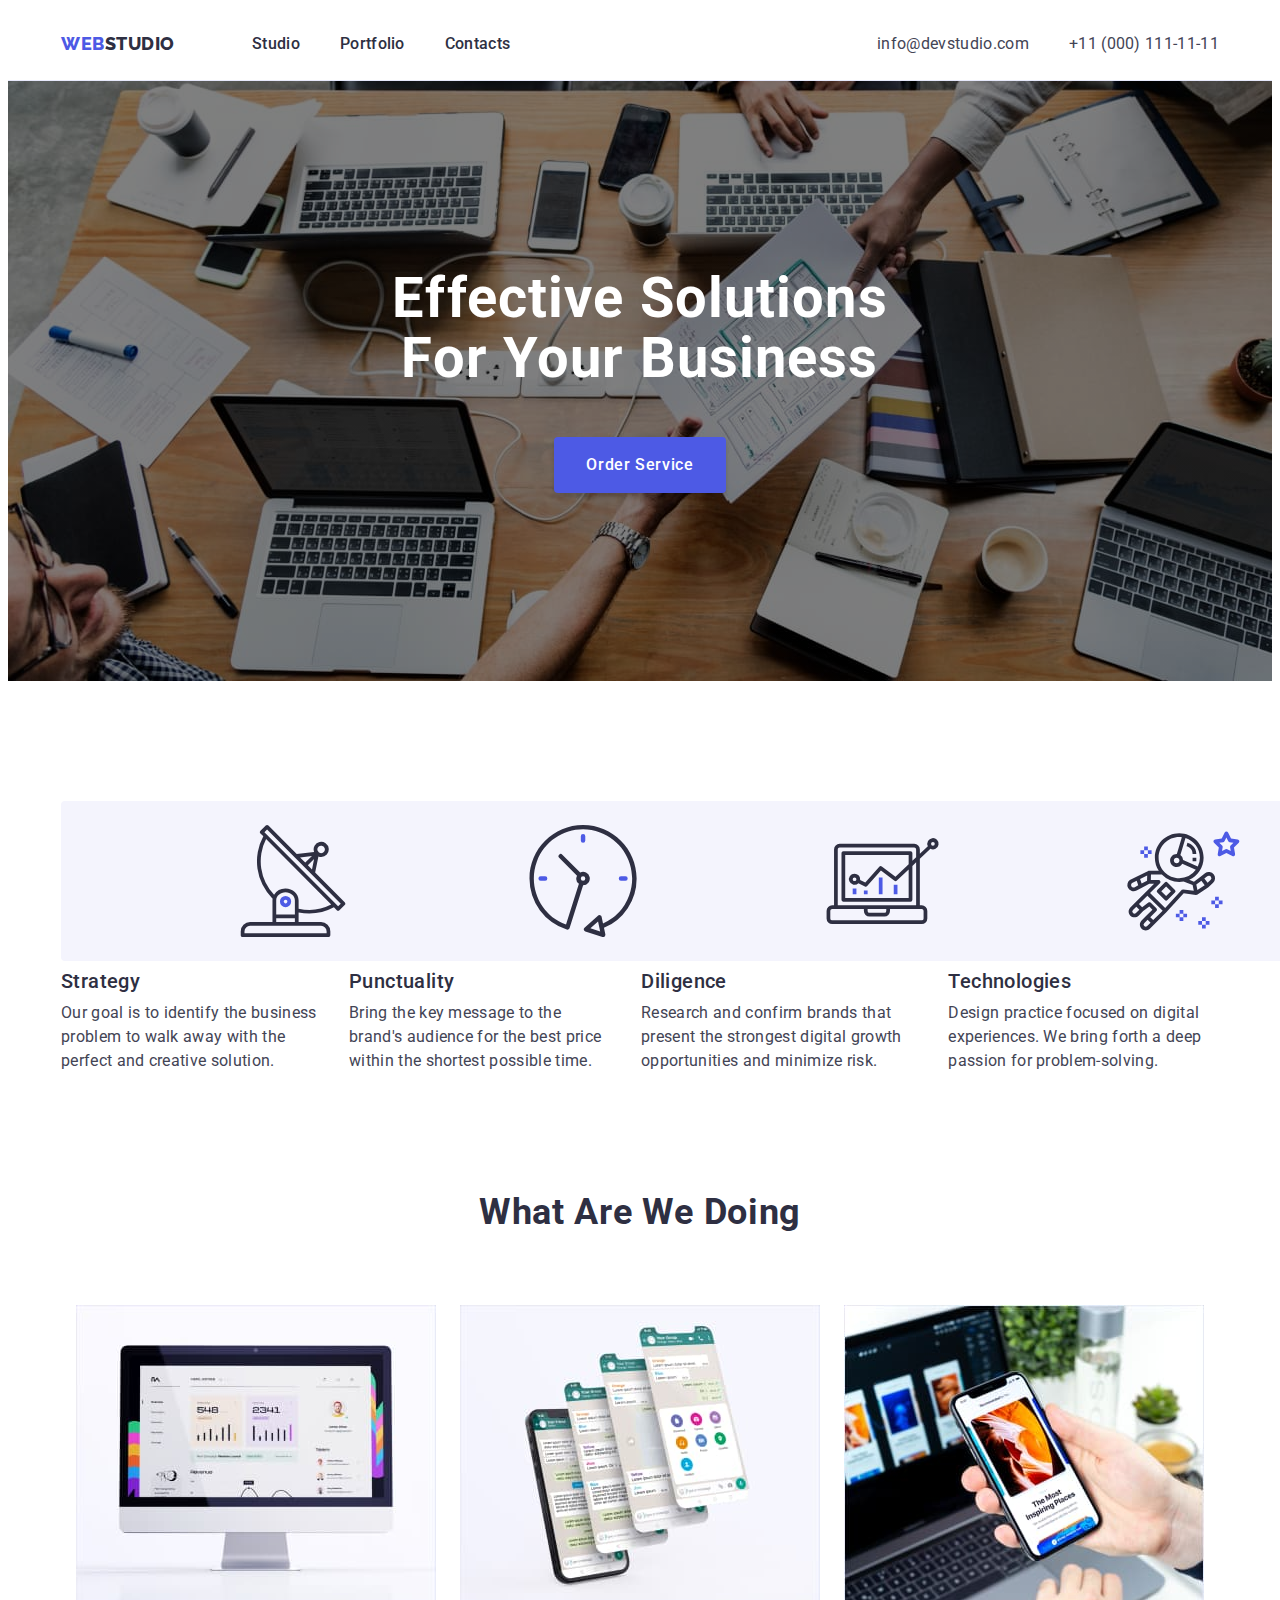
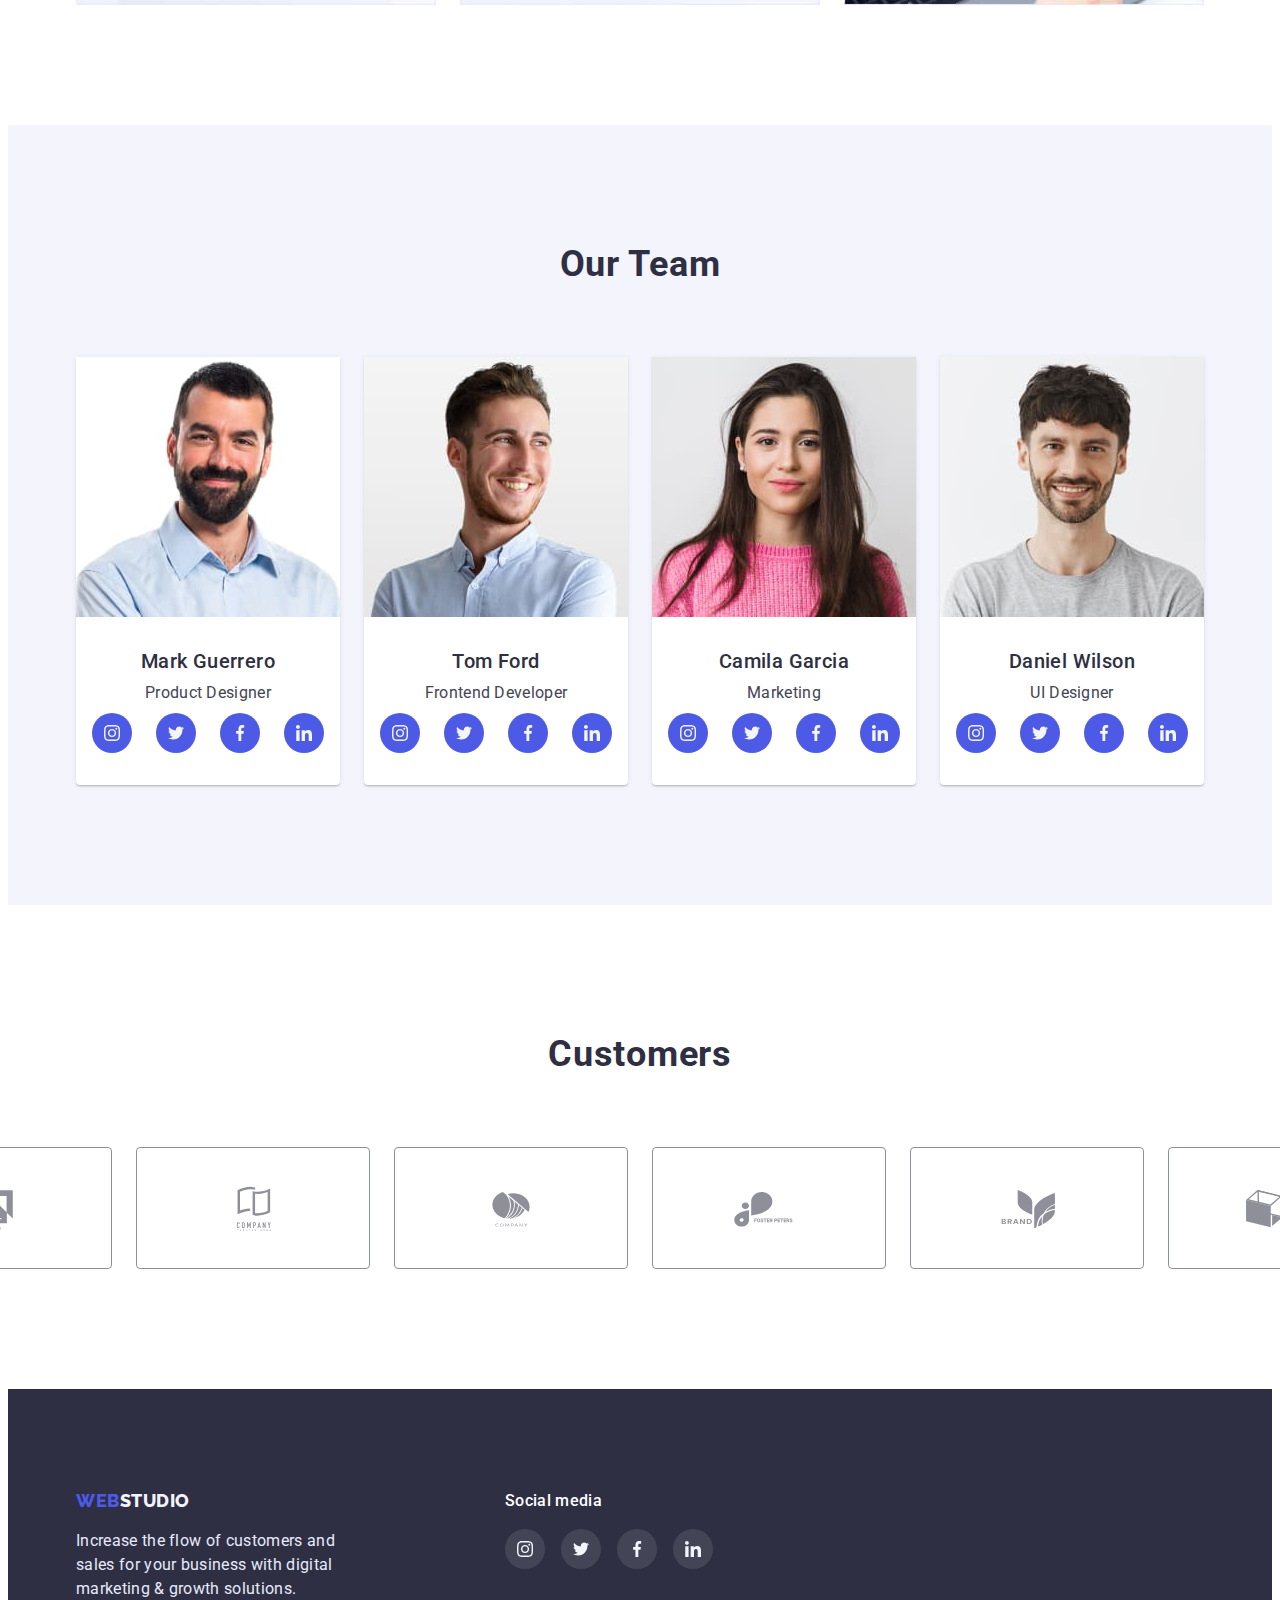
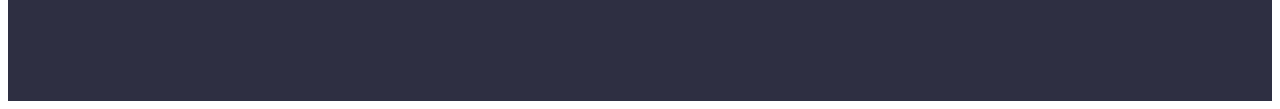
<file: index.html>
<!DOCTYPE html>
<html lang="en">
  <head>
    <meta charset="UTF-8" />
    <meta http-equiv="X-UA-Compatible" content="IE=edge" />
    <meta name="viewport" content="width=device-width, initial-scale=1.0" />
    <title>WEBSTUDIO</title>
    <link rel="preconnect" href="https://fonts.googleapis.com" />
    <link rel="preconnect" href="https://fonts.gstatic.com" crossorigin />
    <link
      href="https://fonts.googleapis.com/css2?family=Raleway:wght@800&family=Roboto:wght@400;500;700;900&display=swap"
      rel="stylesheet"
    />
    <link
      rel="stylesheet"
      href="https://cdnjs.cloudflare.com/ajax/libs/modern-normalize/1.1.0/modern-normalize.min.css"
      integrity="sha512-wpPYUAdjBVSE4KJnH1VR1HeZfpl1ub8YT/NKx4PuQ5NmX2tKuGu6U/JRp5y+Y8XG2tV+wKQpNHVUX03MfMFn9Q=="
      crossorigin="anonymous"
      referrerpolicy="no-referrer"
    />
    <link rel="stylesheet" href="./css/styles.css" />
  </head>
  <body>
    <!--Header-->
    <header class="header">
      <div class="container header-container">
        <nav class="navigation">
          <a class="logo link" href="./index.html"
            >Web<span class="logo-studio">Studio</span></a
          >
          <ul class="menu list">
            <li class="menu-item">
              <a class="menu-link link" href="./index.html">Studio</a>
            </li>
            <li class="menu-item">
              <a class="menu-link link" href="./portfolio.html">Portfolio</a>
            </li>
            <li class="menu-item">
              <a class="menu-link link" href="">Contacts</a>
            </li>
          </ul>
        </nav>
        <address class="address">
          <ul class="contacts list">
            <li class="contacts-item">
              <a class="contacts-link link" href="mailto:info@devstudio.com"
                >info@devstudio.com</a
              >
            </li>
            <li class="contacts-item">
              <a class="contacts-link link" href="tel:+110001111111"
                >+11 (000) 111-11-11</a
              >
            </li>
          </ul>
        </address>
      </div>
    </header>
    <!--Main Page-->
    <main>
      <!--HERO-->
      <section class="hero">
        <div class="container hero-container">
          <h1 class="hero-title">Effective solutions for your business</h1>
          <button class="hero-btn hero-btn-text" type="button">
            Order service
          </button>
        </div>
      </section>
      <!--Advantages-->
      <section class="advantages">
        <div class="container">
          <h2 class="visualy-hidden">Advantages</h2>
          <ul class="adv-list list">
            <li class="adv-list-item">
              <svg class="adv-icon" width="64" height="64">
                <use href="./images/sprite.svg#icon-antenna"></use>
              </svg>
              <h3 class="adv-list-title">Strategy</h3>
              <p class="adv-list-text">
                Our goal is to identify the business problem to walk away with
                the perfect and creative solution.
              </p>
            </li>
            <li class="adv-list-item">
              <svg class="adv-icon" width="64" height="64">
                <use href="./images/sprite.svg#icon-clock"></use>
              </svg>
              <h3 class="adv-list-title">Punctuality</h3>
              <p class="adv-list-text">
                Bring the key message to the brand's audience for the best price
                within the shortest possible time.
              </p>
            </li>
            <li class="adv-list-item">
              <svg class="adv-icon" width="64" height="64">
                <use href="./images/sprite.svg#icon-diagram"></use>
              </svg>
              <h3 class="adv-list-title">Diligence</h3>
              <p class="adv-list-text">
                Research and confirm brands that present the strongest digital
                growth opportunities and minimize risk.
              </p>
            </li>
            <li class="adv-list-item">
              <svg class="adv-icon" width="64" height="64">
                <use href="./images/sprite.svg#icon-astronaut"></use>
              </svg>
              <h3 class="adv-list-title">Technologies</h3>
              <p class="adv-list-text">
                Design practice focused on digital experiences. We bring forth a
                deep passion for problem-solving.
              </p>
            </li>
          </ul>
        </div>
      </section>

      <!--Our Works-->
      <section class="our-works">
        <div class="container container-our-works">
          <h2 class="section-title">What are we doing</h2>
          <ul class="our-works-list list">
            <li><img src="./images/img1.jpg" alt="img1" width="360" /></li>
            <li><img src="./images/img2.jpg" alt="img2" width="360" /></li>
            <li><img src="./images/img3.jpg" alt="img3" width="360" /></li>
          </ul>
        </div>
      </section>

      <!--Our Team-->
      <section class="team">
        <div class="container">
          <h2 class="section-title">Our Team</h2>
          <ul class="team-list list">
            <li class="team-list-item">
              <img
                src="./images/img4.jpg"
                alt="Mark Guerrero"
                width="264"
                height="260"
              />
              <div class="team-card">
                <h3 class="team-member">Mark Guerrero</h3>
                <p class="team-member-discr">Product Designer</p>
                <ul class="social-list list">
                  <li class="social-list-item">
                    <a href="" class="social-list-link link">
                      <svg class="social-list-icon" width="16" height="16">
                        <use href="./images/sprite.svg#icon-inst"></use>
                      </svg>
                    </a>
                  </li>
                  <li class="social-list-item">
                    <a href="" class="social-list-link link">
                      <svg class="social-list-icon" width="16" height="16">
                        <use href="./images/sprite.svg#icon-twit"></use>
                      </svg>
                    </a>
                  </li>
                  <li class="social-list-item">
                    <a href="" class="social-list-link link">
                      <svg class="social-list-icon" width="16" height="16">
                        <use href="./images/sprite.svg#icon-fb"></use>
                      </svg>
                    </a>
                  </li>
                  <li class="social-list-item">
                    <a href="" class="social-list-link link">
                      <svg class="social-list-icon" width="16" height="16">
                        <use href="./images/sprite.svg#icon-in"></use>
                      </svg>
                    </a>
                  </li>
                </ul>
              </div>
            </li>
            <li class="team-list-item">
              <img
                src="./images/img5.jpg"
                alt="Tom Ford"
                width="264"
                height="260"
              />
              <div class="team-card">
                <h3 class="team-member">Tom Ford</h3>
                <p class="team-member-discr">Frontend Developer</p>
                <ul class="social-list list">
                  <li class="social-list-item">
                    <a href="" class="social-list-link link">
                      <svg class="social-list-icon" width="16" height="16">
                        <use href="./images/sprite.svg#icon-inst"></use>
                      </svg>
                    </a>
                  </li>
                  <li class="social-list-item">
                    <a href="" class="social-list-link link">
                      <svg class="social-list-icon" width="16" height="16">
                        <use href="./images/sprite.svg#icon-twit"></use>
                      </svg>
                    </a>
                  </li>
                  <li class="social-list-item">
                    <a href="" class="social-list-link link">
                      <svg class="social-list-icon" width="16" height="16">
                        <use href="./images/sprite.svg#icon-fb"></use>
                      </svg>
                    </a>
                  </li>
                  <li class="social-list-item">
                    <a href="" class="social-list-link link">
                      <svg class="social-list-icon" width="16" height="16">
                        <use href="./images/sprite.svg#icon-in"></use>
                      </svg>
                    </a>
                  </li>
                </ul>
              </div>
            </li>
            <li class="team-list-item">
              <img
                src="./images/img6.jpg"
                alt="Camila Garcia"
                width="264"
                height="260"
              />
              <div class="team-card">
                <h3 class="team-member">Camila Garcia</h3>
                <p class="team-member-discr">Marketing</p>
                <ul class="social-list list">
                  <li class="social-list-item">
                    <a href="" class="social-list-link link">
                      <svg class="social-list-icon" width="16" height="16">
                        <use href="./images/sprite.svg#icon-inst"></use>
                      </svg>
                    </a>
                  </li>
                  <li class="social-list-item">
                    <a href="" class="social-list-link link">
                      <svg class="social-list-icon" width="16" height="16">
                        <use href="./images/sprite.svg#icon-twit"></use>
                      </svg>
                    </a>
                  </li>
                  <li class="social-list-item">
                    <a href="" class="social-list-link link">
                      <svg class="social-list-icon" width="16" height="16">
                        <use href="./images/sprite.svg#icon-fb"></use>
                      </svg>
                    </a>
                  </li>
                  <li class="social-list-item">
                    <a href="" class="social-list-link link">
                      <svg class="social-list-icon" width="16" height="16">
                        <use href="./images/sprite.svg#icon-in"></use>
                      </svg>
                    </a>
                  </li>
                </ul>
              </div>
            </li>
            <li class="team-list-item">
              <img
                src="./images/img7.jpg"
                alt="Daniel Wilson"
                width="264"
                height="260"
              />
              <div class="team-card">
                <h3 class="team-member">Daniel Wilson</h3>
                <p class="team-member-discr">UI Designer</p>
                <ul class="social-list list">
                  <li class="social-list-item">
                    <a href="" class="social-list-link link">
                      <svg class="social-list-icon" width="16" height="16">
                        <use href="./images/sprite.svg#icon-inst"></use>
                      </svg>
                    </a>
                  </li>
                  <li class="social-list-item">
                    <a href="" class="social-list-link link">
                      <svg class="social-list-icon" width="16" height="16">
                        <use href="./images/sprite.svg#icon-twit"></use>
                      </svg>
                    </a>
                  </li>
                  <li class="social-list-item">
                    <a href="" class="social-list-link link">
                      <svg class="social-list-icon" width="16" height="16">
                        <use href="./images/sprite.svg#icon-fb"></use>
                      </svg>
                    </a>
                  </li>
                  <li class="social-list-item">
                    <a href="" class="social-list-link link">
                      <svg class="social-list-icon" width="16" height="16">
                        <use href="./images/sprite.svg#icon-in"></use>
                      </svg>
                    </a>
                  </li>
                </ul>
              </div>
            </li>
          </ul>
        </div>
      </section>

      <!--CUSTOMERS-->
      <section class="customers">
        <div class="container">
          <h2 class="section-title">Customers</h2>
          <ul class="list customers-list">
            <li class="customers-list-item list">
              <a href="" class="customers-link link">
                <svg class="customers-icon" width="168" height="88">
                  <use href="./images/sprite.svg#icon-client-1"></use>
                </svg>
              </a>
            </li>
            <li class="customers-list-item list">
              <a href="" class="customers-link link">
                <svg class="customers-icon" width="168" height="88">
                  <use href="./images/sprite.svg#icon-client-2"></use>
                </svg>
              </a>
            </li>
            <li class="customers-list-item list">
              <a href="" class="customers-link link">
                <svg class="customers-icon" width="168" height="88">
                  <use href="./images/sprite.svg#icon-client-3"></use>
                </svg>
              </a>
            </li>
            <li class="customers-list-item list">
              <a href="" class="customers-link link">
                <svg class="customers-icon" width="168" height="88">
                  <use href="./images/sprite.svg#icon-client-4"></use>
                </svg>
              </a>
            </li>
            <li class="customers-list-item list">
              <a href="" class="customers-link link">
                <svg class="customers-icon" width="168" height="88">
                  <use href="./images/sprite.svg#icon-client-5"></use>
                </svg>
              </a>
            </li>
            <li class="customers-list-item list">
              <a href="" class="customers-link link">
                <svg class="customers-icon" width="168" height="88">
                  <use href="./images/sprite.svg#icon-client-6"></use>
                </svg>
              </a>
            </li>
          </ul>
        </div>
      </section>
    </main>
    <!--Footer-->
    <footer class="footer">
     <div class="footer-container container">
        <div class="container footer-info">
          <a class="logo link" href="./index.html"
            >Web<span class="logo-studio-footer">Studio</span></a
          >
          <p class="footer-text">
            Increase the flow of customers and sales for your business with
            digital marketing & growth solutions.
          </p>
        </div>
        <div class="footer-social-media">
          <p class="social-media">Social media</p>
          <ul class="footer-social-list list">
            <li class="footer-social-list-item">
              <a href="" class="footer-social-list-link link">
                <svg class="footer-social-list-icon" width="16" height="16">
                  <use href="./images/sprite.svg#icon-inst"></use>
                </svg>
              </a>
            </li>
            <li class="footer-social-list-item">
              <a href="" class="footer-social-list-link link">
                <svg class="footer-social-list-icon" width="16" height="16">
                  <use href="./images/sprite.svg#icon-twit"></use>
                </svg>
              </a>
            </li>
            <li class="footer-social-list-item">
              <a href="" class="footer-social-list-link link">
                <svg class="footer-social-list-icon" width="16" height="16">
                  <use href="./images/sprite.svg#icon-fb"></use>
                </svg>
              </a>
            </li>
            <li class="footer-social-list-item">
              <a href="" class="footer-social-list-link link">
                <svg class="footer-social-list-icon" width="16" height="16">
                  <use href="./images/sprite.svg#icon-in"></use>
                </svg>
              </a>
            </li>
          </ul>
        </div>
     </div >
    </footer>
  </body>
</html>
</file>
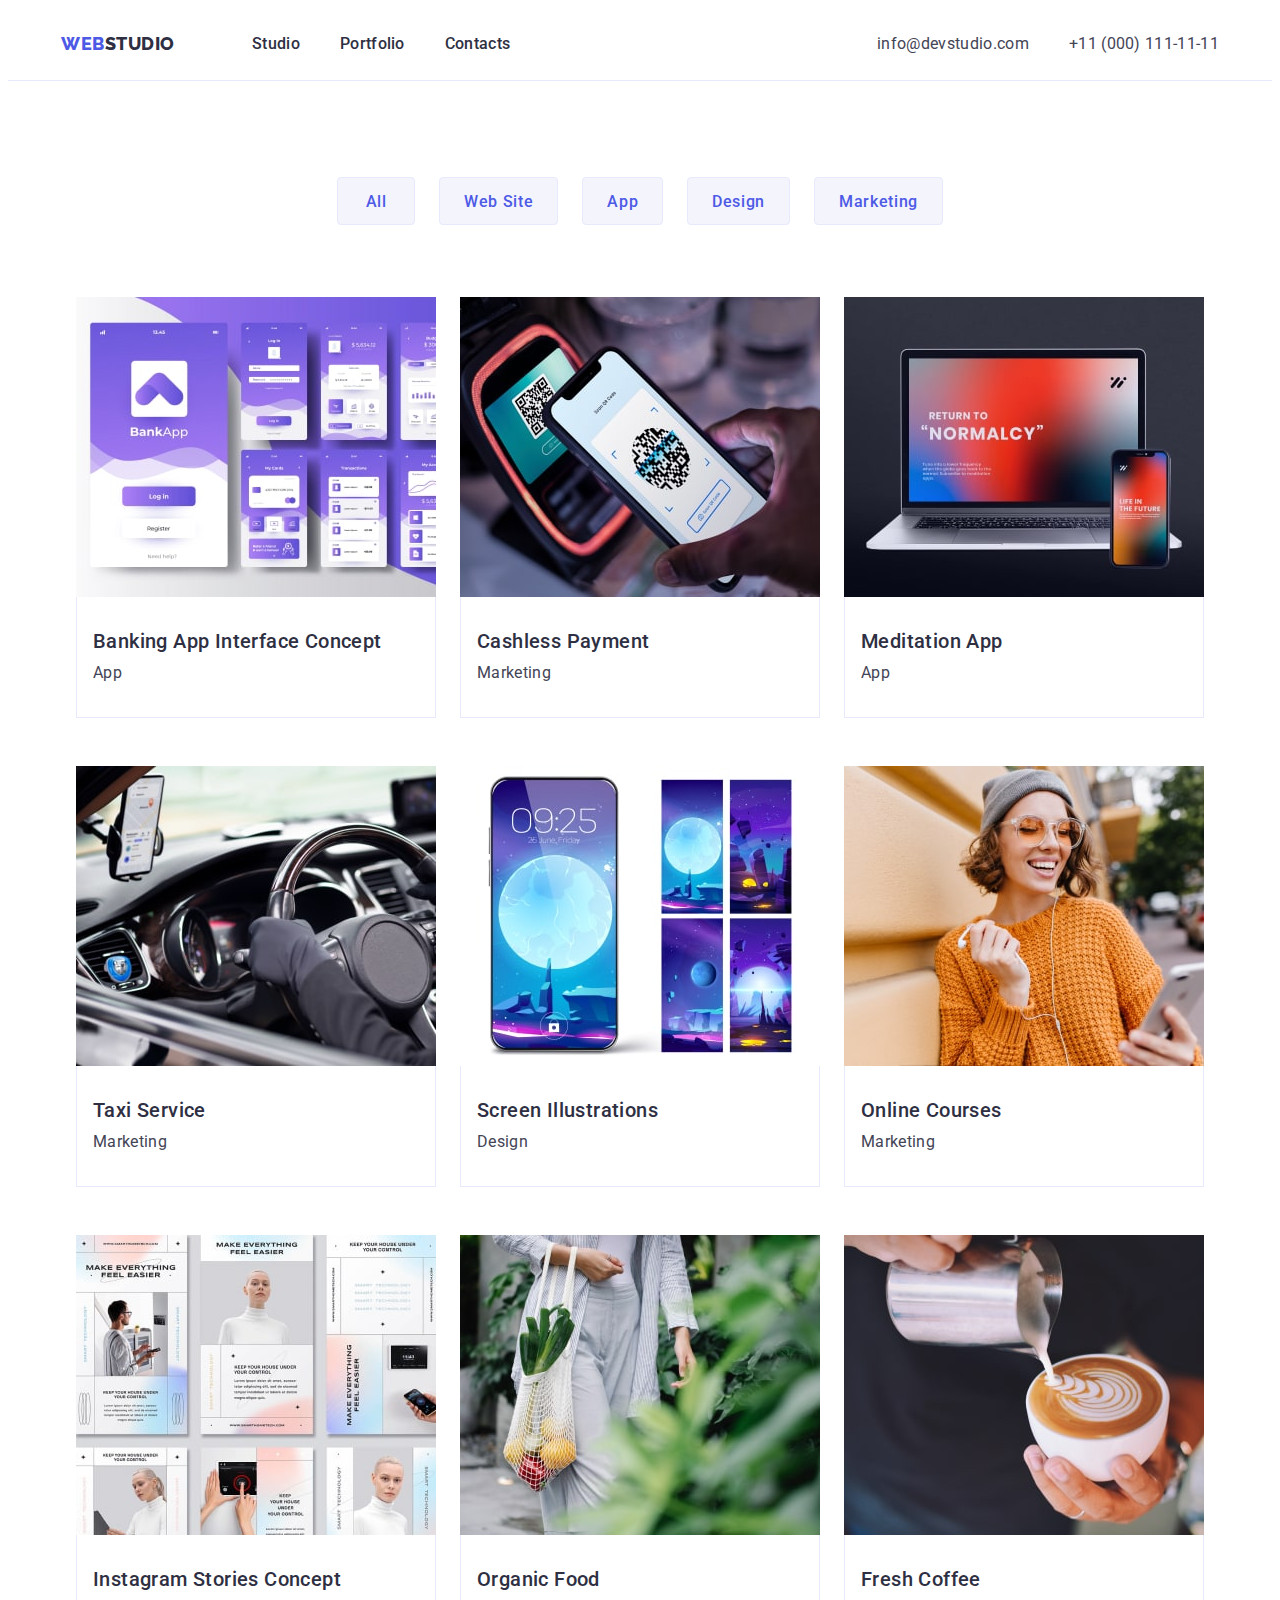
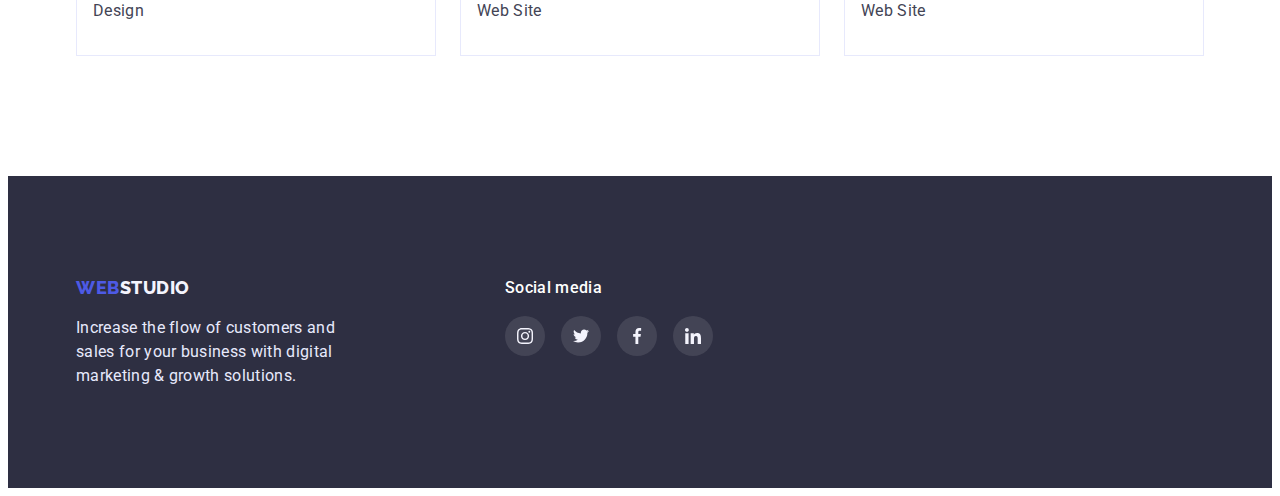
<file: portfolio.html>
<!DOCTYPE html>
<html lang="en">
  <head>
    <meta charset="UTF-8" />
    <meta http-equiv="X-UA-Compatible" content="IE=edge" />
    <meta name="viewport" content="width=device-width, initial-scale=1.0" />
    <title>PORTFOLIO</title>
    <link rel="preconnect" href="https://fonts.googleapis.com" />
    <link rel="preconnect" href="https://fonts.gstatic.com" crossorigin />
    <link
      href="https://fonts.googleapis.com/css2?family=Raleway:wght@800&family=Roboto:wght@400;500;700;900&display=swap"
      rel="stylesheet"
    />
    <link
      rel="stylesheet"
      href="https://cdnjs.cloudflare.com/ajax/libs/modern-normalize/1.1.0/modern-normalize.min.css"
      integrity="sha512-wpPYUAdjBVSE4KJnH1VR1HeZfpl1ub8YT/NKx4PuQ5NmX2tKuGu6U/JRp5y+Y8XG2tV+wKQpNHVUX03MfMFn9Q=="
      crossorigin="anonymous"
      referrerpolicy="no-referrer"
    />
    <link rel="stylesheet" href="./css/styles.css" />
  </head>
  <body>
    <!--Header-->
    <header class="header">
      <div class="container header-container">
        <nav class="navigation">
          <a class="logo link" href="./index.html"
            >Web<span class="logo-studio">Studio</span></a
          >
          <ul class="menu list">
            <li class="menu-item">
              <a class="menu-link link" href="./index.html">Studio</a>
            </li>
            <li class="menu-item">
              <a class="menu-link link" href="./portfolio.html">Portfolio</a>
            </li>
            <li class="menu-item">
              <a class="menu-link link" href="">Contacts</a>
            </li>
          </ul>
        </nav>
        <address class="address">
          <ul class="contacts list">
            <li class="contacts-item">
              <a class="contacts-link link" href="mailto:info@devstudio.com"
                >info@devstudio.com</a
              >
            </li>
            <li class="contacts-item">
              <a class="contacts-link link" href="tel:+110001111111"
                >+11 (000) 111-11-11</a
              >
            </li>
          </ul>
        </address>
      </div>
    </header>

    <!--Main Page-->
    <main>
      <section class="portfolio">
        <h1 class="visualy-hidden">Portfolio</h1>
        <div class="portfolio-container container">
          <ul class="portfolio-list list">
            <li class="portfolio-list-item">
              <button class="portfolio-btn" type="button">All</button>
            </li>
            <li class="portfolio-list-item">
              <button class="portfolio-btn" type="button">Web Site</button>
            </li>
            <li class="portfolio-list-item">
              <button class="portfolio-btn" type="button">App</button>
            </li>
            <li class="portfolio-list-item">
              <button class="portfolio-btn" type="button">Design</button>
            </li>
            <li class="portfolio-list-item">
              <button class="portfolio-btn" type="button">Marketing</button>
            </li>
          </ul>

          <ul class="gallery-list list">
            <li class="gallery-card">
              <a class="card-link link" href="">
                <img
                  src="./images-projects/card1-1.jpg"
                  alt="Banking App Interface Concept"
                  width="360"
                  height="300"
                />
                <div class="card-info">
                  <h2 class="card-title">Banking App Interface Concept</h2>
                  <p class="card-text">App</p>
                </div></a
              >
            </li>
            <li class="gallery-card">
              <a class="card-link link" href="">
                <img
                  src="./images-projects/card1-2.jpg"
                  alt="Cashless Payment"
                  width="360"
                  height="300"
                />
                <div class="card-info">
                  <h2 class="card-title">Cashless Payment</h2>
                  <p class="card-text">Marketing</p>
                </div></a
              >
            </li>
            <li class="gallery-card">
              <a class="card-link link" href="">
                <img
                  src="./images-projects/card1-3.jpg"
                  alt="Meditation App"
                  width="360"
                  height="300"
                />
                <div class="card-info">
                  <h2 class="card-title">Meditation App</h2>
                  <p class="card-text">App</p>
                </div></a
              >
            </li>
            <li class="gallery-card">
              <a class="card-link link" href="">
                <img
                  src="./images-projects/card2-1.jpg"
                  alt="Taxi Service"
                  width="360"
                  height="300"
                />
                <div class="card-info">
                  <h2 class="card-title">Taxi Service</h2>
                  <p class="card-text">Marketing</p>
                </div></a
              >
            </li>
            <li class="gallery-card">
              <a class="card-link link" href="">
                <img
                  src="./images-projects/card2-2.jpg"
                  alt="Screen Illustrations"
                  width="360"
                  height="300"
                />
                <div class="card-info">
                  <h2 class="card-title">Screen Illustrations</h2>
                  <p class="card-text">Design</p>
                </div></a
              >
            </li>
            <li class="gallery-card">
              <a class="card-link link" href="">
                <img
                  src="./images-projects/card2-3.jpg"
                  alt="Online Courses"
                  width="360"
                  height="300"
                />
                <div class="card-info">
                  <h2 class="card-title">Online Courses</h2>
                  <p class="card-text">Marketing</p>
                </div></a
              >
            </li>
            <li class="gallery-card">
              <a class="card-link link" href="">
                <img
                  src="./images-projects/card3-1.jpg"
                  alt="Instagram Stories Concept"
                  width="360"
                  height="300"
                />
                <div class="card-info">
                  <h2 class="card-title">Instagram Stories Concept</h2>
                  <p class="card-text">Design</p>
                </div></a
              >
            </li>
            <li class="gallery-card">
              <a class="card-link link" href="">
                <img
                  src="./images-projects/card3-2.jpg"
                  alt="Organic Food"
                  width="360"
                  height="300"
                />
                <div class="card-info">
                  <h2 class="card-title">Organic Food</h2>
                  <p class="card-text">Web Site</p>
                </div></a
              >
            </li>
            <li class="gallery-card">
              <a class="card-link link" href="">
                <img
                  src="./images-projects/card3-3.jpg"
                  alt="Fresh Coffee"
                  width="360"
                  height="300"
                />
                <div class="card-info">
                  <h2 class="card-title">Fresh Coffee</h2>
                  <p class="card-text">Web Site</p>
                </div></a
              >
            </li>
          </ul>
        </div>
      </section>
    </main>
    <!--Footer-->
    <footer class="footer">
      <div class="footer-container container">
        <div class="container footer-info">
          <a class="logo link" href="./index.html"
            >Web<span class="logo-studio-footer">Studio</span></a
          >
          <p class="footer-text">
            Increase the flow of customers and sales for your business with
            digital marketing & growth solutions.
          </p>
        </div>
        <div class="footer-social-media">
          <p class="social-media">Social media</p>
          <ul class="footer-social-list list">
            <li class="footer-social-list-item">
              <a href="" class="footer-social-list-link link">
                <svg class="footer-social-list-icon" width="16" height="16">
                  <use href="./images/sprite.svg#icon-inst"></use>
                </svg>
              </a>
            </li>
            <li class="footer-social-list-item">
              <a href="" class="footer-social-list-link link">
                <svg class="footer-social-list-icon" width="16" height="16">
                  <use href="./images/sprite.svg#icon-twit"></use>
                </svg>
              </a>
            </li>
            <li class="footer-social-list-item">
              <a href="" class="footer-social-list-link link">
                <svg class="footer-social-list-icon" width="16" height="16">
                  <use href="./images/sprite.svg#icon-fb"></use>
                </svg>
              </a>
            </li>
            <li class="footer-social-list-item">
              <a href="" class="footer-social-list-link link">
                <svg class="footer-social-list-icon" width="16" height="16">
                  <use href="./images/sprite.svg#icon-in"></use>
                </svg>
              </a>
            </li>
          </ul>
        </div>
      </div>
    </footer>
  </body>
</html>
</file>
<file: css/styles.css>
:root {
  --primary-text-color: #434455;
  --title-text-color: #2e2f42;
  --primary-bg-color: #fff;
  --second-bg-color: #2e2f42;
  --line-height: 1.5;
  --general-letter-spacing: 0.02em;
  --general-align-items: center;
  --flex-main-gap: 40px;
  --flex-list-gap: 24px;
}
body {
  font-family: "Roboto", sans-serif;
  color: var(--primary-text-color);
}

img {
  display: block;
}

p,
h1,
h2,
h3,
h4,
h5,
h6 {
  margin: 0;
}

ul {
  padding-left: 0;
  margin: 0;
}

button {
  cursor: pointer;
}

address {
  font-style: normal;
}

.list {
  list-style: none;
}

.link {
  text-decoration: none;
}

.container {
  width: 1158px;
  margin: 0 auto;
  padding-left: 15px;
  padding-right: 15px;
}

/**HEADER*/
.header {
  border-bottom: 1px solid #e7e9fc;
}

.header-container {
  display: flex;
  align-items: var(--general-align-items);
  justify-content: space-between;
}

.navigation {
  display: flex;
  justify-content: space-between;
  align-items: var(--general-align-items);
}

.logo {
  display: inline-block;
  font-family: "Raleway", sans-serif;
  font-style: normal;
  font-weight: 800;
  font-size: 18px;
  line-height: 1.33;
  letter-spacing: 0.03em;
  text-transform: uppercase;
  color: #4d5ae5;
  width: 115px;
  height: 24px;
}

.logo-studio {
  color: var(--title-text-color);
}

.menu {
  display: flex;
  gap: var(--flex-main-gap);
  padding: 0;
  margin-left: 76px;
}

.menu-link {
  display: block;
  font-weight: 500;
  font-size: 16px;
  line-height: var(--line-height);
  letter-spacing: var(--general-letter-spacing);
  color: var(--title-text-color);
  padding-top: 24px;
  padding-bottom: 24px;
}

.menu-link:hover,
.menu-link:focus {
  color: #404bbf;
  text-decoration: underline #404bbf;
}

.contacts {
  display: flex;
  margin-left: auto;
  align-items: var(--general-align-items);
  gap: var(--flex-main-gap);
}

.address {
  font-style: normal;
}

.contacts-link {
  display: block;
  font-weight: 400;
  font-size: 16px;
  line-height: var(--line-height);
  letter-spacing: var(--general-letter-spacing);
  color: var(--primary-text-color);
  padding-top: 24px;
  padding-bottom: 24px;
}

.contacts-link:hover,
.contacts-link:focus {
  color: #404bbf;
}

/**HERO*/
.hero {
  background-color: var(--second-bg-color);
  padding-top: 188px;
  padding-bottom: 188px;
  padding-left: 0;
  margin-right: auto;
  margin-left: auto;
  max-width: 1440px;
  background-image: linear-gradient(rgba(0, 0, 0, 0.5), rgba(0, 0, 0, 0.5)),
    url("../images/hero.jpg");
  background-size: cover;
}

.hero-container {
  display: flex;
  flex-direction: column;
  align-items: var(--general-align-items);
  justify-content: center;
}

.hero-title {
  display: inline-block;
  font-size: 56px;
  line-height: 1.07;
  text-align: var(--general-align-items);
  letter-spacing: var(--general-letter-spacing);
  color: #ffffff;
  text-transform: capitalize;
  width: 496px;
  height: 120px;
  margin-bottom: 48px;
}

.hero-btn {
  display: inline-block;
  padding: 16px 32px;
  min-width: 169px;
  height: 56px;
  background-color: #4d5ae5;
  box-shadow: 0px 4px 4px rgba(0, 0, 0, 0.15);
  border-radius: 4px;
  border: none;
  cursor: pointer;
}

.hero-btn-text {
  font-family: inherit;
  font-weight: 500;
  font-size: 16px;
  line-height: var(--line-height);
  letter-spacing: 0.04em;
  color: #ffffff;
  text-transform: capitalize;
}

.hero-btn:hover,
.hero-btn:focus {
  background-color: #404bbf;
}

/**Advantages*/
.advantages {
  padding-top: 120px;
  padding-bottom: 120px;
}

.visualy-hidden {
  position: absolute;
  width: 1px;
  height: 1px;
  margin: -1px;
  border: 0;
  padding: 0;
  white-space: nowrap;
  clip-path: inset(100%);
  clip: rect(0 0 0 0);
  overflow: hidden;
}

.adv-list {
  display: flex;
  gap: var(--flex-list-gap);
}

.adv-list-title {
  font-weight: 500;
  font-size: 20px;
  line-height: 1.2;
  letter-spacing: var(--general-letter-spacing);
  color: var(--title-text-color);
  width: 264px;
  margin-top: 8px;
}

.adv-list-text {
  font-weight: 400;
  font-size: 16px;
  line-height: var(--line-height);
  letter-spacing: var(--general-letter-spacing);
  margin-top: 8px;
}

.adv-icon {
  display: flex;
  justify-content: center;
  align-items: center;
  gap: 24px;
  width: 100%;
  height: 112px;
  padding: 24px 100px;
  margin-bottom: 8px;
  background-color: #f4f4fd;
  border-radius: 4px;
}

/**Our Works*/
.our-works {
  padding-bottom: 120px;
}

.section-title {
  font-weight: 700;
  font-size: 36px;
  line-height: 1.11;
  text-align: var(--general-align-items);
  letter-spacing: var(--general-letter-spacing);
  text-transform: capitalize;
  color: var(--title-text-color);
  margin-bottom: 72px;
}

.our-works-list {
  display: flex;
  justify-content: center;
  gap: var(--flex-list-gap);
}

/**Our Team*/
.team {
  padding-top: 120px;
  padding-bottom: 120px;
  background-color: #f4f4fd;
}

.section-title {
  font-weight: 700;
  font-size: 36px;
  line-height: 1.11;
  text-align: var(--general-align-items);
  letter-spacing: var(--general-letter-spacing);
  text-transform: capitalize;
  color: var(--title-text-color);
  margin-bottom: 72px;
}

.team-card {
  padding: 32px 0px;
}

.team-list {
  display: flex;
  justify-content: center;
  gap: var(--flex-list-gap);
}

.team-list-item {
  box-shadow: 0px 1px 6px rgba(46, 47, 66, 0.08),
    0px 1px 1px rgba(46, 47, 66, 0.16), 0px 2px 1px rgba(46, 47, 66, 0.08);
  border-radius: 0px 0px 4px 4px;
  background-color: #ffffff;
}

.team-member {
  font-weight: 500;
  font-size: 20px;
  line-height: 1.2;
  letter-spacing: var(--general-letter-spacing);
  text-align: var(--general-align-items);
  color: var(--title-text-color);
}

.team-member-discr {
  font-size: 16px;
  line-height: var(--line-height);
  text-align: var(--general-align-items);
  letter-spacing: var(--general-letter-spacing);
  margin-top: 8px;
}

.social-list {
  display: flex;
  justify-content: center;
  gap: 24px;
  margin-top: 8px;
}

.social-list-link {
  display: flex;
  justify-content: center;
  align-items: var(--general-align-items);
  width: 40px;
  height: 40px;
  border-radius: 50%;
  background-color: #4d5ae5;
}

.social-list-link:hover,
.social-list-link:focus {
  background-color: #404bbf;
}

.social-list-icon {
  fill: #f4f4fd;
}

/**CUSTOMERS*/
.customers {
  padding-top: 130px;
  padding-bottom: 120px;
}

.customers-list {
  display: flex;
  justify-content: center;
  gap: 24px;
  margin-top: 72px;
}

.customers-link {
  display: flex;
  justify-content: center;
  align-items: var(--general-align-items);
  width: 168px;
  height: 88px;
  border: 1px solid #8e8f99;
  border-radius: 4px;
  gap: 24px;
  padding: 16px 32px;
  cursor: pointer;
}

.customers-icon {
  fill: #8e8f99;
}

.customers-link:hover,
.customers-link:focus {
  border: 1px solid #404bbf;
  color: #404bbf;
}

.customers-link:hover .customers-icon,
.customers-link:focus .customers-icon {
  fill: #404bbf;
}

/**FOOTER*/
.logo-studio-footer {
  color: #f4f4fd;
}

.footer {
  background-color: var(--second-bg-color);
  padding-top: 100px;
  padding-bottom: 100px;
}

.footer-container {
  display: flex;
}

.footer-info {
  width: 294px;
  margin-left: 0;
  margin-right: 120px;
}

.footer-text {
  font-weight: 400;
  font-size: 16px;
  line-height: var(--line-height);
  letter-spacing: var(--general-letter-spacing);
  color: #e7e9fc;
  margin-top: 16px;
}

.footer-social-media {
  width: 208px;
}

.social-media {
  font-weight: 500;
  font-size: 16px;
  line-height: var(--line-height);
  letter-spacing: var(--general-letter-spacing);
  color: #ffffff;
  margin-top: 0;
}

.footer-social-list {
  display: flex;
  gap: 16px;
  margin-top: 16px;
}

.footer-social-list-link {
  display: flex;
  justify-content: center;
  align-items: center;
  width: 40px;
  height: 40px;
  border-radius: 50%;
  background-color: rgba(255, 255, 255, 0.1);
}

.footer-social-list-link:hover,
.footer-social-list-link:focus {
  background-color: #31d0aa;
}

.footer-social-list-icon {
  fill: #f4f4fd;
}

/**PORTFOLIO*/
.portfolio {
  padding-top: 96px;
  padding-bottom: 120px;
}

.portfolio-list {
  display: flex;
  justify-content: center;
  gap: var(--flex-list-gap);
  margin-bottom: 72px;
}

.portfolio-btn {
  font: inherit;
  font-weight: 500;
  font-size: 16px;
  line-height: var(--line-height);
  align-items: var(--general-align-items);
  text-align: var(--general-align-items);
  letter-spacing: 0.04em;
  padding: 12px 24px;
  min-width: 78px;
  height: 48px;
  color: #4d5ae5;
  background: #f4f4fd;
  border: 1px solid #e7e9fc;
  border-radius: 4px;
  cursor: pointer;
}

.portfolio-btn:hover,
.portfolio-btn:focus,
.portfolio-btn:active {
  color: #ffffff;
  background-color: #404bbf;
  box-shadow: 0px 3px 1px rgba(0, 0, 0, 0.1), 0px 2px 1px rgba(0, 0, 0, 0.08),
    0px 2px 2px rgba(0, 0, 0, 0.12);
}

/**PORTFOLIO EXAMPLES*/
.gallery-list {
  display: flex;
  justify-content: center;
  column-gap: var(--flex-list-gap);
  row-gap: 48px;
  flex-wrap: wrap;
}

.gallery-card {
  width: 360px;
}

.card-link {
  display: block;
}

.card-link:hover,
.card-link:focus {
  box-shadow: 0px 1px 6px rgba(46, 47, 66, 0.08),
    0px 1px 1px rgba(46, 47, 66, 0.16), 0px 2px 1px rgba(46, 47, 66, 0.08);
}

.card-info {
  padding: 32px 16px;
  border-right: 1px solid #e7e9fc;
  border-bottom: 1px solid #e7e9fc;
  border-left: 1px solid #e7e9fc;
}

.card-title {
  font-style: inherit;
  font-weight: 500;
  font-size: 20px;
  line-height: 1.2;
  letter-spacing: var(--general-letter-spacing);
  color: var(--title-text-color);
  text-transform: capitalize;
  margin-bottom: 8px;
}

.card-text {
  font-style: inherit;
  line-height: var(--line-height);
  letter-spacing: var(--general-letter-spacing);
  color: var(--primary-text-color);
}
</file>
